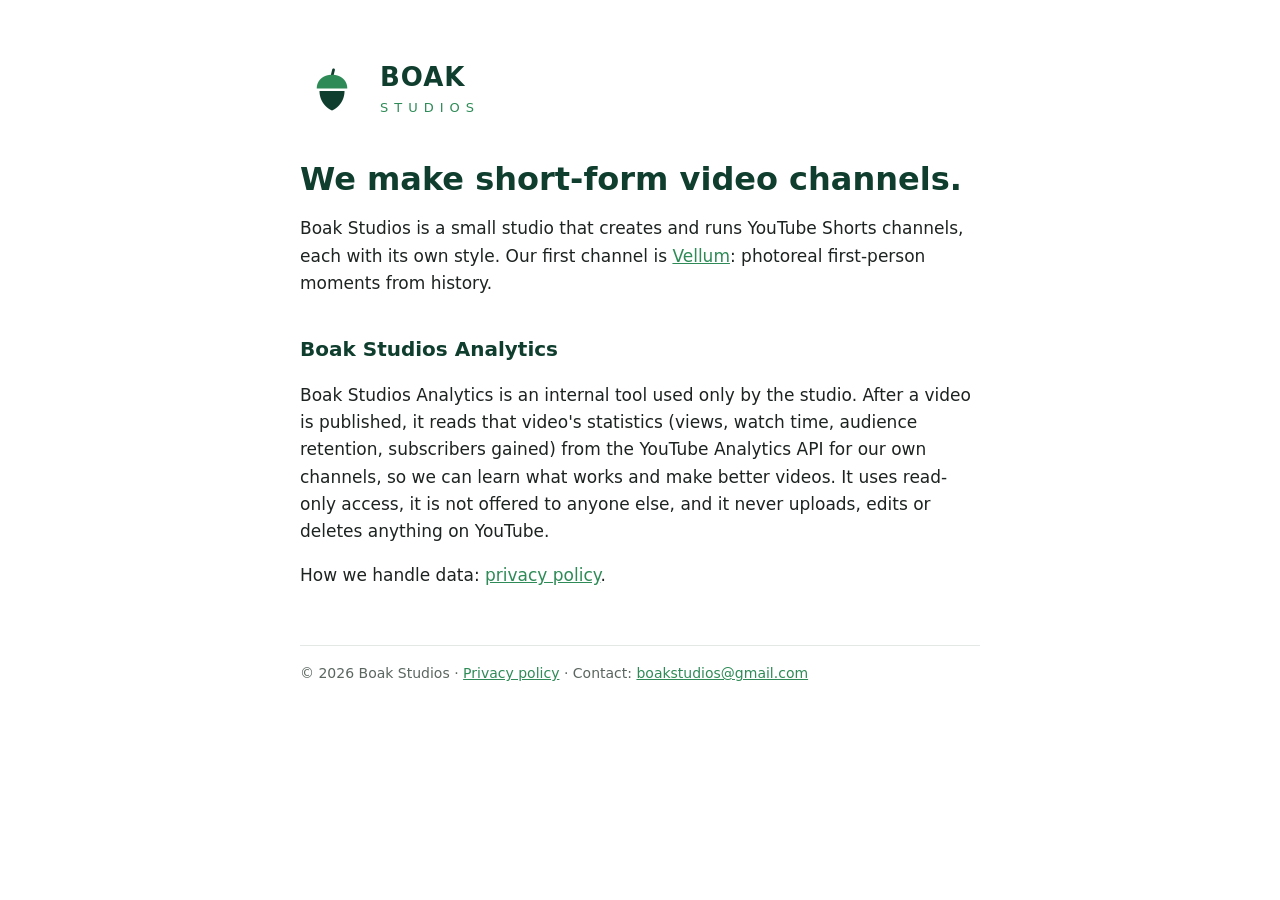
<file: index.html>
<!doctype html>
<html lang="en">
<head>
<meta charset="utf-8">
<meta name="viewport" content="width=device-width, initial-scale=1">
<title>Boak Studios</title>
<meta name="description" content="Boak Studios makes short-form video channels.">
<link rel="icon" href="favicon.png">
<link rel="stylesheet" href="style.css">
</head>
<body>
<main>
<header><img src="logo.png" alt="Boak Studios acorn logo"><div><a href="./">BOAK</a><span>STUDIOS</span></div></header>
<h1>We make short-form video channels.</h1>
<p>Boak Studios is a small studio that creates and runs YouTube Shorts channels, each with its own style. Our first
channel is <a href="https://www.youtube.com/@VellumShorts1">Vellum</a>: photoreal first-person moments from history.</p>

<h2>Boak Studios Analytics</h2>
<p>Boak Studios Analytics is an internal tool used only by the studio. After a video is published, it reads that
video's statistics (views, watch time, audience retention, subscribers gained) from the YouTube Analytics API for
our own channels, so we can learn what works and make better videos. It uses read-only access, it is not offered to
anyone else, and it never uploads, edits or deletes anything on YouTube.</p>
<p>How we handle data: <a href="privacy.html">privacy policy</a>.</p>

<footer>&copy; 2026 Boak Studios &middot; <a href="privacy.html">Privacy policy</a> &middot; Contact: <a href="mailto:boakstudios@gmail.com">boakstudios@gmail.com</a></footer>
</main>
</body>
</html>
</file>
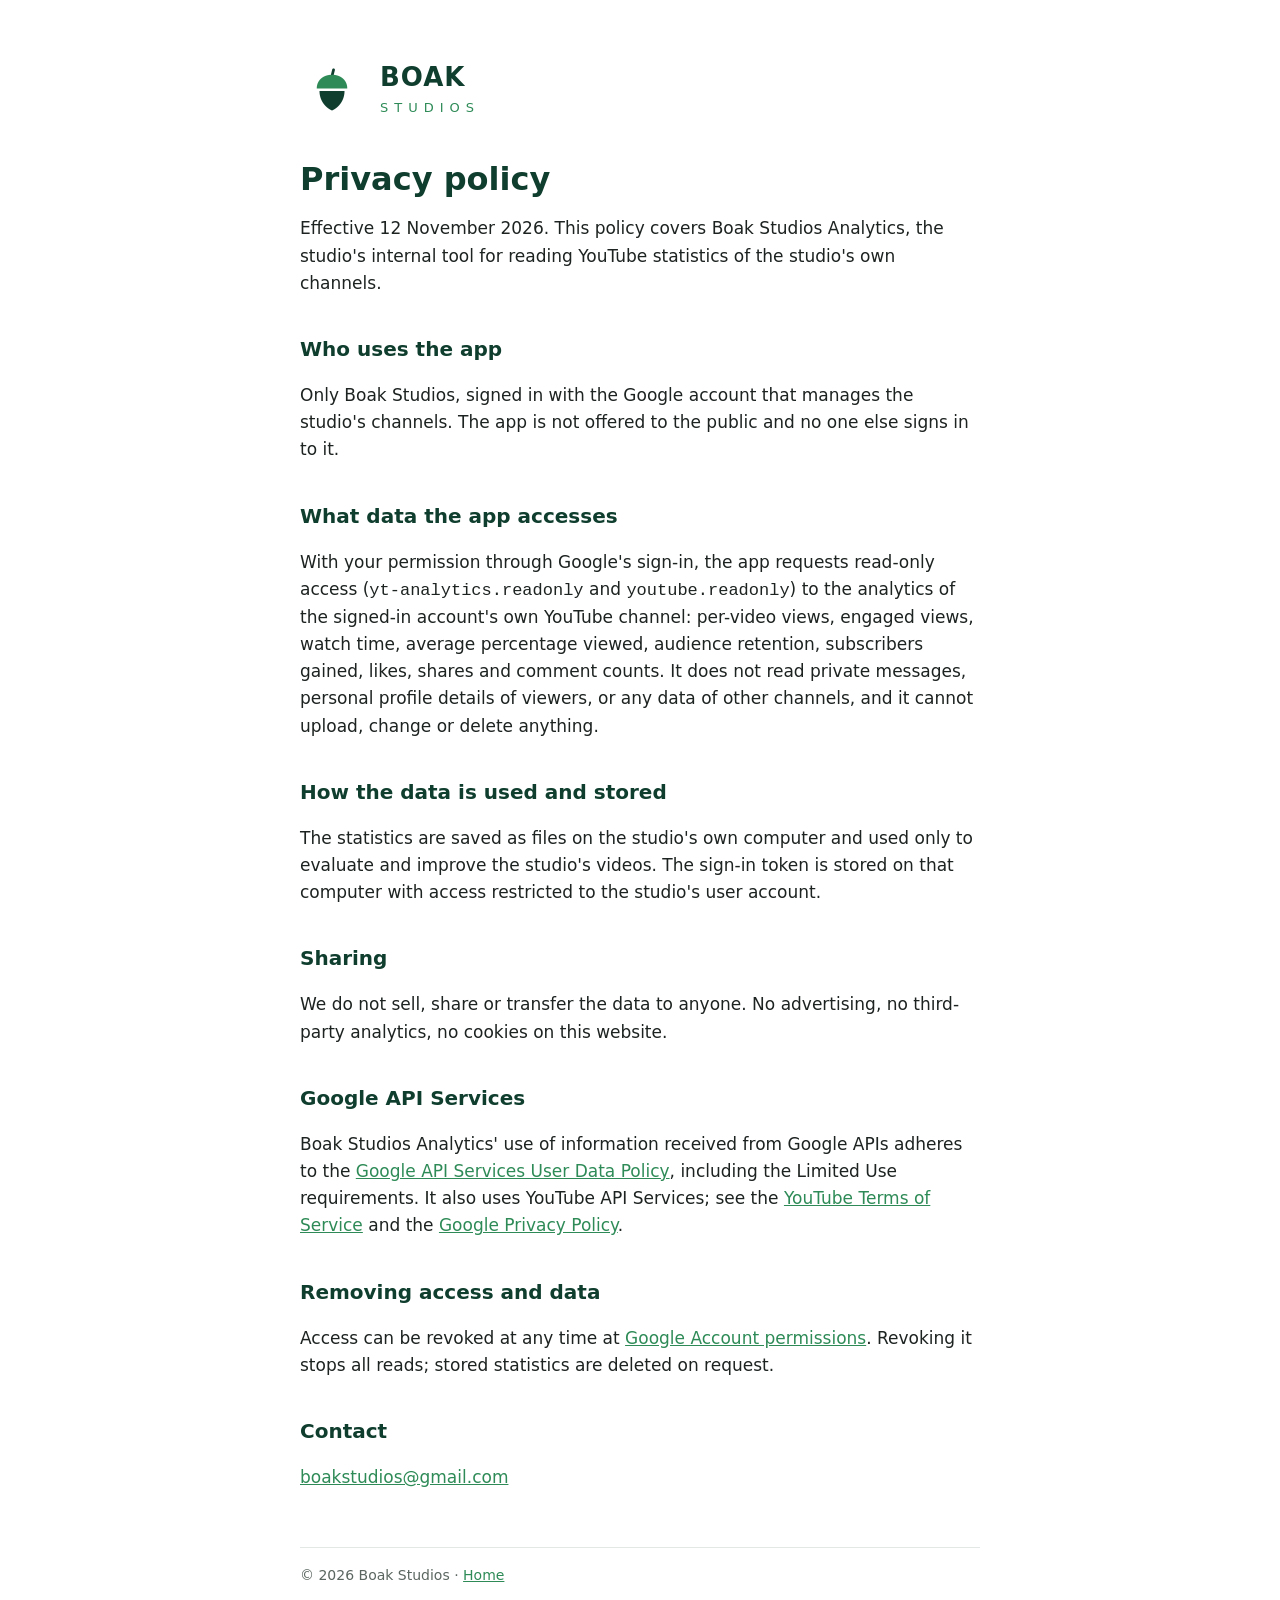
<file: privacy.html>
<!doctype html>
<html lang="en">
<head>
<meta charset="utf-8">
<meta name="viewport" content="width=device-width, initial-scale=1">
<title>Privacy policy - Boak Studios</title>
<link rel="icon" href="favicon.png">
<link rel="stylesheet" href="style.css">
</head>
<body>
<main>
<header><img src="logo.png" alt="Boak Studios acorn logo"><div><a href="./">BOAK</a><span>STUDIOS</span></div></header>
<h1>Privacy policy</h1>
<p>Effective 12 November 2026. This policy covers Boak Studios Analytics, the studio's internal tool for reading
YouTube statistics of the studio's own channels.</p>

<h2>Who uses the app</h2>
<p>Only Boak Studios, signed in with the Google account that manages the studio's channels. The app is not offered
to the public and no one else signs in to it.</p>

<h2>What data the app accesses</h2>
<p>With your permission through Google's sign-in, the app requests read-only access
(<code>yt-analytics.readonly</code> and <code>youtube.readonly</code>) to the analytics of the signed-in account's own
YouTube channel: per-video views, engaged views, watch time, average percentage viewed, audience retention,
subscribers gained, likes, shares and comment counts. It does not read private messages, personal profile details
of viewers, or any data of other channels, and it cannot upload, change or delete anything.</p>

<h2>How the data is used and stored</h2>
<p>The statistics are saved as files on the studio's own computer and used only to evaluate and improve the studio's
videos. The sign-in token is stored on that computer with access restricted to the studio's user account.</p>

<h2>Sharing</h2>
<p>We do not sell, share or transfer the data to anyone. No advertising, no third-party analytics, no cookies on this
website.</p>

<h2>Google API Services</h2>
<p>Boak Studios Analytics' use of information received from Google APIs adheres to the
<a href="https://developers.google.com/terms/api-services-user-data-policy">Google API Services User Data Policy</a>,
including the Limited Use requirements. It also uses YouTube API Services; see the
<a href="https://www.youtube.com/t/terms">YouTube Terms of Service</a> and the
<a href="https://policies.google.com/privacy">Google Privacy Policy</a>.</p>

<h2>Removing access and data</h2>
<p>Access can be revoked at any time at <a href="https://myaccount.google.com/permissions">Google Account
permissions</a>. Revoking it stops all reads; stored statistics are deleted on request.</p>

<h2>Contact</h2>
<p><a href="mailto:boakstudios@gmail.com">boakstudios@gmail.com</a></p>

<footer>&copy; 2026 Boak Studios &middot; <a href="./">Home</a></footer>
</main>
</body>
</html>
</file>
<file: style.css>
:root { --deep: #0F3D2E; --leaf: #2E8B57; --ink: #1d2320; --muted: #5b6660; --paper: #ffffff; }
* { box-sizing: border-box; }
body { margin: 0; background: var(--paper); color: var(--ink); font: 17px/1.6 "Montserrat", system-ui, -apple-system, "Segoe UI", sans-serif; }
main { max-width: 720px; margin: 0 auto; padding: 56px 20px 80px; }
header { display: flex; align-items: center; gap: 16px; margin-bottom: 40px; }
header img { width: 64px; height: 64px; }
header a { color: var(--deep); text-decoration: none; font-weight: 800; font-size: 26px; letter-spacing: 1px; }
header span { display: block; color: var(--leaf); font-size: 13px; font-weight: 500; letter-spacing: 6px; }
h1 { color: var(--deep); font-size: 32px; line-height: 1.2; margin: 0 0 16px; }
h2 { color: var(--deep); font-size: 20px; margin: 36px 0 8px; }
a { color: var(--leaf); }
footer { margin-top: 56px; padding-top: 16px; border-top: 1px solid #e3e8e5; color: var(--muted); font-size: 14px; }
</file>
